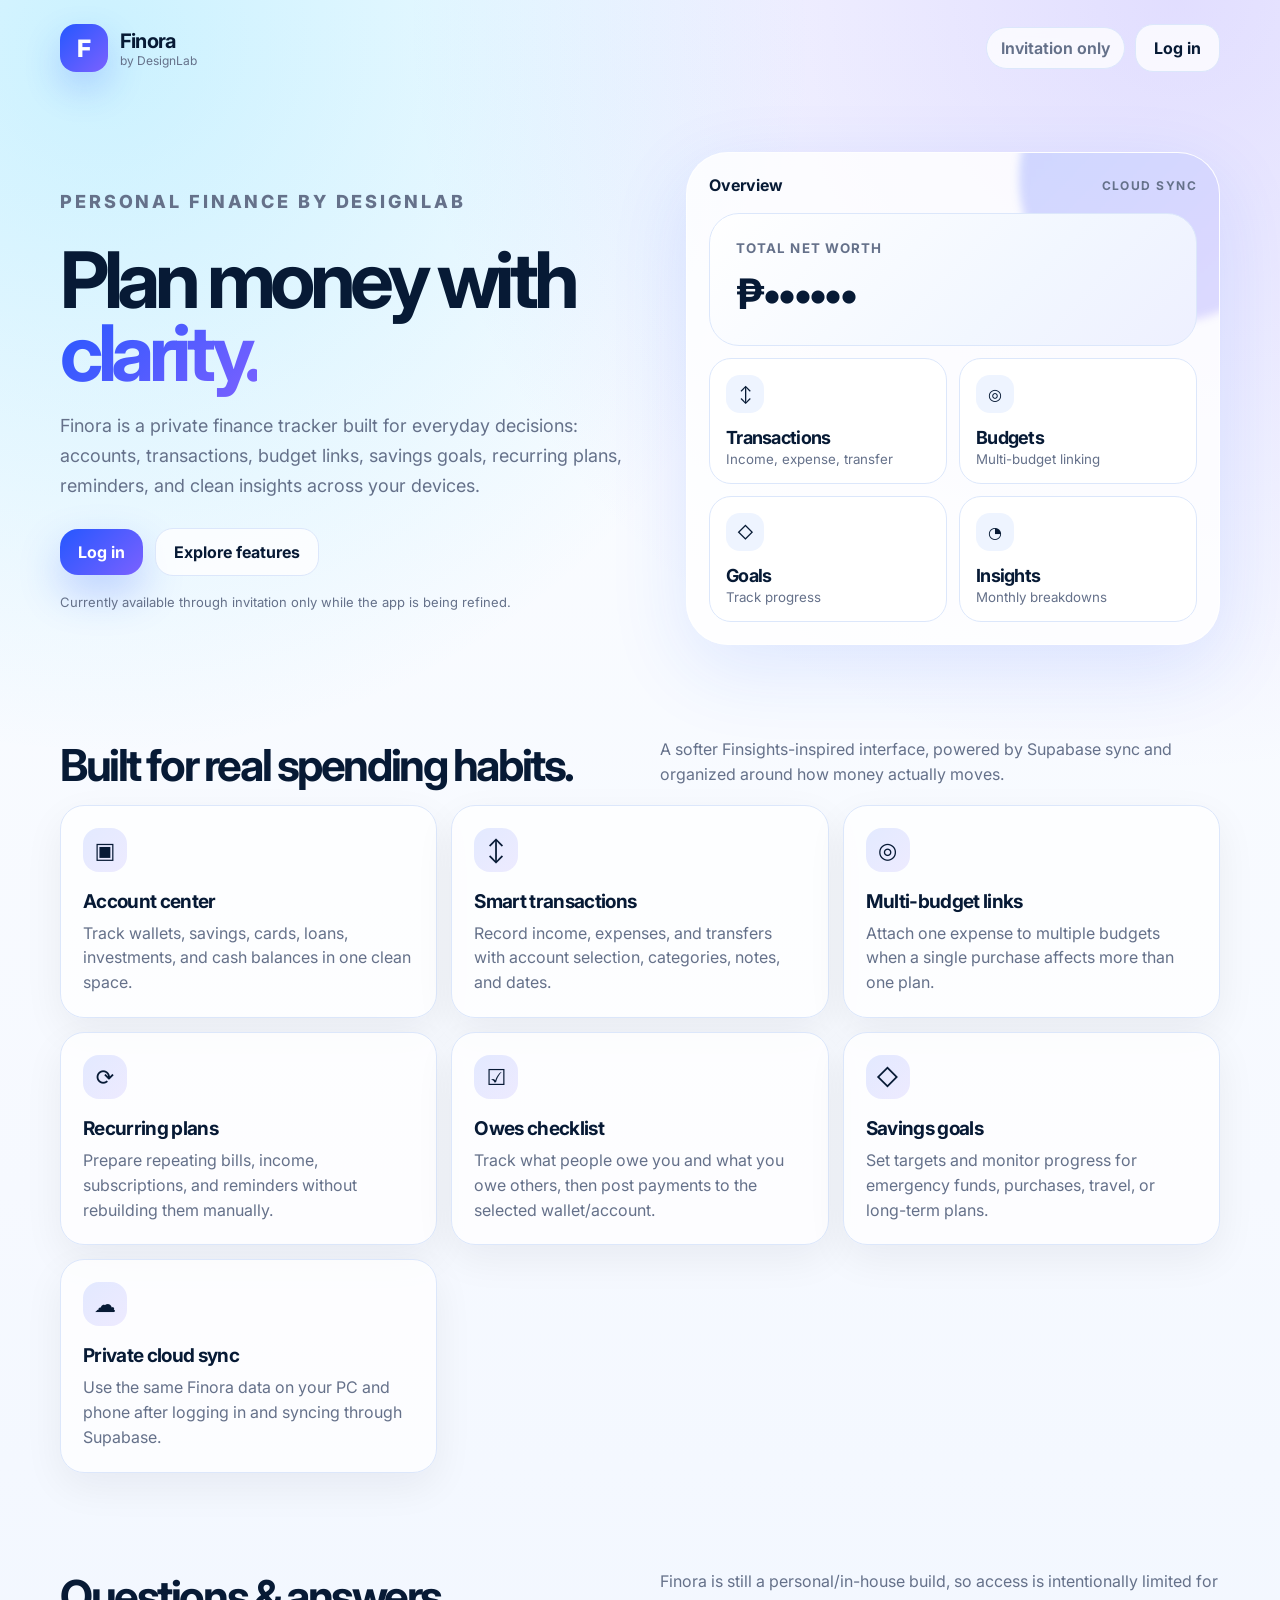
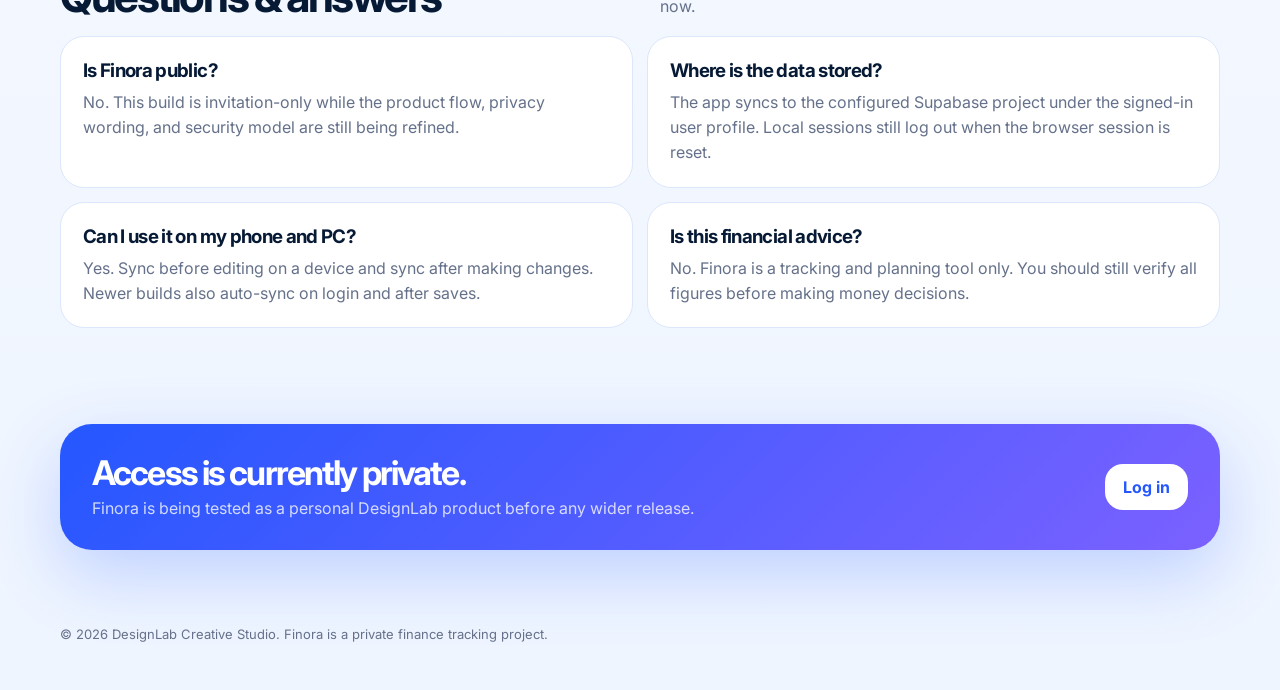
<file: index.html>
<!doctype html>
<html lang="en">
<head>
  <meta charset="utf-8">
  <meta name="viewport" content="width=device-width, initial-scale=1, viewport-fit=cover">
  <meta name="theme-color" content="#f7faff">
  <meta name="description" content="Finora by DesignLab is an invitation-only personal finance tracker for accounts, transactions, budgets, goals, recurring plans, and insights.">
  <title>Finora by DesignLab</title>
  <link rel="manifest" href="manifest.webmanifest">
  <link rel="icon" href="assets/icons/icon.svg" type="image/svg+xml">
  <link rel="preconnect" href="https://fonts.googleapis.com">
  <link rel="preconnect" href="https://fonts.gstatic.com" crossorigin>
  <link href="https://fonts.googleapis.com/css2?family=Inter:wght@400;500;600;650;700;800&display=swap" rel="stylesheet">
  <style>
    :root{--bg:#f7faff;--card:#fff;--ink:#071a35;--muted:#65718a;--line:#dce7fb;--blue:#2557ff;--violet:#7b61ff;--aqua:#20c8ff;--soft:#edf4ff;--shadow:0 24px 80px rgba(37,87,255,.12);--radius:30px;--font:Inter,ui-sans-serif,system-ui,-apple-system,BlinkMacSystemFont,"Segoe UI",sans-serif;}
    *{box-sizing:border-box} html{scroll-behavior:smooth} body{margin:0;min-height:100vh;font-family:var(--font);color:var(--ink);background:radial-gradient(circle at 8% 2%,rgba(32,200,255,.22),transparent 28%),radial-gradient(circle at 92% 0%,rgba(123,97,255,.20),transparent 30%),linear-gradient(180deg,#fbfdff 0%,#f6f9ff 52%,#eef5ff 100%);-webkit-font-smoothing:antialiased;text-rendering:optimizeLegibility} a{text-decoration:none;color:inherit} button{font:inherit;cursor:pointer}.container{width:min(1160px,calc(100% - 40px));margin:0 auto}.nav{display:flex;align-items:center;justify-content:space-between;padding:24px 0}.brand{display:inline-flex;align-items:center;gap:12px}.brand-mark{width:48px;height:48px;border-radius:16px;background:linear-gradient(135deg,var(--blue),var(--violet));display:grid;place-items:center;color:#fff;font-weight:800;font-size:24px;box-shadow:0 16px 36px rgba(37,87,255,.22)}.brand strong{display:block;font-size:20px;letter-spacing:-.04em}.brand small{display:block;font-size:12px;color:var(--muted)}.nav-actions{display:flex;align-items:center;gap:10px}.pill{border:1px solid var(--line);background:rgba(255,255,255,.76);backdrop-filter:blur(12px);border-radius:999px;padding:10px 14px;color:var(--muted);font-weight:650}.primary,.secondary{border:0;border-radius:18px;padding:13px 18px;font-weight:700}.primary{background:linear-gradient(135deg,var(--blue),var(--violet));color:#fff;box-shadow:0 18px 42px rgba(37,87,255,.25)}.secondary{background:rgba(255,255,255,.78);border:1px solid var(--line);color:var(--ink)}.hero{display:grid;grid-template-columns:1.05fr .95fr;gap:36px;align-items:center;padding:56px 0 44px}.eyebrow{margin:0 0 14px;color:var(--blue);font-weight:800;letter-spacing:.16em;font-size:12px;text-transform:uppercase}.hero h1{font-size:clamp(44px,7vw,78px);line-height:.93;letter-spacing:-.07em;margin:0 0 22px}.hero h1 span{background:linear-gradient(135deg,var(--blue),var(--violet));-webkit-background-clip:text;background-clip:text;color:transparent}.hero p{font-size:18px;line-height:1.65;color:var(--muted);margin:0 0 28px;max-width:620px}.hero-actions{display:flex;gap:12px;flex-wrap:wrap;align-items:center}.hero-note{font-size:13px;color:var(--muted);margin-top:18px}.phone-card{position:relative;border-radius:42px;padding:22px;background:rgba(255,255,255,.80);border:1px solid rgba(255,255,255,.7);box-shadow:var(--shadow);overflow:hidden}.phone-card:before{content:"";position:absolute;inset:-120px -90px auto auto;width:290px;height:290px;border-radius:50%;background:linear-gradient(135deg,rgba(37,87,255,.22),rgba(123,97,255,.22));filter:blur(4px)}.demo-top{position:relative;display:flex;align-items:center;justify-content:space-between;margin-bottom:18px}.demo-chip{font-size:12px;color:var(--muted);font-weight:700;letter-spacing:.12em;text-transform:uppercase}.demo-net{position:relative;border-radius:30px;padding:26px;background:linear-gradient(135deg,#fff,#f2f7ff 62%,#eef0ff);border:1px solid var(--line)}.demo-net small{display:block;color:var(--muted);font-weight:700;letter-spacing:.08em;text-transform:uppercase;margin-bottom:12px}.demo-net strong{display:block;font-size:42px;letter-spacing:-.06em}.demo-grid{display:grid;grid-template-columns:1fr 1fr;gap:12px;margin-top:12px}.demo-mini{border-radius:22px;padding:16px;background:#fff;border:1px solid var(--line)}.demo-mini span{display:grid;place-items:center;width:38px;height:38px;border-radius:14px;background:#eef4ff;margin-bottom:14px}.demo-mini strong{display:block;font-size:18px;letter-spacing:-.04em}.demo-mini small{display:block;color:var(--muted);margin-top:3px}.section{padding:48px 0}.section-head{display:flex;align-items:end;justify-content:space-between;gap:20px;margin-bottom:18px}.section h2{font-size:clamp(28px,4vw,44px);letter-spacing:-.055em;line-height:1;margin:0}.section-head p{max-width:560px;color:var(--muted);line-height:1.55;margin:0}.feature-grid{display:grid;grid-template-columns:repeat(3,1fr);gap:14px}.feature{padding:22px;border-radius:24px;background:rgba(255,255,255,.78);border:1px solid var(--line);box-shadow:0 14px 40px rgba(15,23,42,.06)}.feature span{display:grid;place-items:center;width:44px;height:44px;border-radius:16px;background:linear-gradient(135deg,rgba(37,87,255,.12),rgba(123,97,255,.12));font-size:22px;margin-bottom:18px}.feature h3{margin:0 0 8px;font-size:19px;letter-spacing:-.035em}.feature p{margin:0;color:var(--muted);line-height:1.55}.qa-grid{display:grid;grid-template-columns:1fr 1fr;gap:14px}.qa{padding:22px;border-radius:24px;background:#fff;border:1px solid var(--line)}.qa h3{margin:0 0 8px;letter-spacing:-.035em}.qa p{margin:0;color:var(--muted);line-height:1.55}.cta{padding:32px;border-radius:32px;background:linear-gradient(135deg,var(--blue),var(--violet));color:#fff;display:flex;align-items:center;justify-content:space-between;gap:20px;box-shadow:0 24px 70px rgba(37,87,255,.24)}.cta p{margin:8px 0 0;color:rgba(255,255,255,.78)}.cta h2{margin:0;font-size:34px;letter-spacing:-.055em}.cta .secondary{background:#fff;color:var(--blue);border:0}.footer{padding:28px 0 48px;color:var(--muted);font-size:13px}.modal-backdrop{position:fixed;inset:0;background:rgba(7,26,53,.46);display:none;align-items:center;justify-content:center;padding:20px;z-index:50}.modal-backdrop.active{display:flex}.modal{width:min(480px,100%);border-radius:30px;background:#fff;border:1px solid var(--line);box-shadow:0 32px 90px rgba(7,26,53,.22);padding:28px}.modal h2{font-size:30px;line-height:1;letter-spacing:-.05em;margin:0 0 12px}.modal p{color:var(--muted);line-height:1.6;margin:0 0 18px}.modal-actions{display:flex;gap:10px;justify-content:flex-end;flex-wrap:wrap}.tiny{font-size:12px;color:var(--muted)}@media(max-width:860px){.hero{grid-template-columns:1fr;padding-top:28px}.feature-grid,.qa-grid{grid-template-columns:1fr}.section-head,.cta{display:grid}.nav-actions .pill{display:none}.container{width:min(100% - 28px,1160px)}.demo-net strong{font-size:34px}}
  </style>
</head>
<body>
  <header class="container nav">
    <a class="brand" href="./" aria-label="Finora home">
      <span class="brand-mark">F</span>
      <span><strong>Finora</strong><small>by DesignLab</small></span>
    </a>
    <div class="nav-actions">
      <span class="pill">Invitation only</span>
      <button class="secondary" type="button" data-open-login>Log in</button>
    </div>
  </header>

  <main>
    <section class="container hero">
      <div>
        <p class="eyebrow">Personal finance by DesignLab</p>
        <h1>Plan money with <span>clarity.</span></h1>
        <p>Finora is a private finance tracker built for everyday decisions: accounts, transactions, budget links, savings goals, recurring plans, reminders, and clean insights across your devices.</p>
        <div class="hero-actions">
          <button class="primary" type="button" data-open-login>Log in</button>
          <a class="secondary" href="#features">Explore features</a>
        </div>
        <div class="hero-note">Currently available through invitation only while the app is being refined.</div>
      </div>
      <aside class="phone-card" aria-label="Finora product preview">
        <div class="demo-top"><strong>Overview</strong><span class="demo-chip">Cloud sync</span></div>
        <div class="demo-net"><small>Total net worth</small><strong>₱••••••</strong></div>
        <div class="demo-grid">
          <div class="demo-mini"><span>↕</span><strong>Transactions</strong><small>Income, expense, transfer</small></div>
          <div class="demo-mini"><span>◎</span><strong>Budgets</strong><small>Multi-budget linking</small></div>
          <div class="demo-mini"><span>◇</span><strong>Goals</strong><small>Track progress</small></div>
          <div class="demo-mini"><span>◔</span><strong>Insights</strong><small>Monthly breakdowns</small></div>
        </div>
      </aside>
    </section>

    <section class="container section" id="features">
      <div class="section-head">
        <h2>Built for real spending habits.</h2>
        <p>A softer Finsights-inspired interface, powered by Supabase sync and organized around how money actually moves.</p>
      </div>
      <div class="feature-grid">
        <article class="feature"><span>▣</span><h3>Account center</h3><p>Track wallets, savings, cards, loans, investments, and cash balances in one clean space.</p></article>
        <article class="feature"><span>↕</span><h3>Smart transactions</h3><p>Record income, expenses, and transfers with account selection, categories, notes, and dates.</p></article>
        <article class="feature"><span>◎</span><h3>Multi-budget links</h3><p>Attach one expense to multiple budgets when a single purchase affects more than one plan.</p></article>
        <article class="feature"><span>⟳</span><h3>Recurring plans</h3><p>Prepare repeating bills, income, subscriptions, and reminders without rebuilding them manually.</p></article>
        <article class="feature"><span>☑</span><h3>Owes checklist</h3><p>Track what people owe you and what you owe others, then post payments to the selected wallet/account.</p></article>
        <article class="feature"><span>◇</span><h3>Savings goals</h3><p>Set targets and monitor progress for emergency funds, purchases, travel, or long-term plans.</p></article>
        <article class="feature"><span>☁</span><h3>Private cloud sync</h3><p>Use the same Finora data on your PC and phone after logging in and syncing through Supabase.</p></article>
      </div>
    </section>

    <section class="container section" id="qa">
      <div class="section-head">
        <h2>Questions & answers</h2>
        <p>Finora is still a personal/in-house build, so access is intentionally limited for now.</p>
      </div>
      <div class="qa-grid">
        <article class="qa"><h3>Is Finora public?</h3><p>No. This build is invitation-only while the product flow, privacy wording, and security model are still being refined.</p></article>
        <article class="qa"><h3>Where is the data stored?</h3><p>The app syncs to the configured Supabase project under the signed-in user profile. Local sessions still log out when the browser session is reset.</p></article>
        <article class="qa"><h3>Can I use it on my phone and PC?</h3><p>Yes. Sync before editing on a device and sync after making changes. Newer builds also auto-sync on login and after saves.</p></article>
        <article class="qa"><h3>Is this financial advice?</h3><p>No. Finora is a tracking and planning tool only. You should still verify all figures before making money decisions.</p></article>
      </div>
    </section>

    <section class="container section">
      <div class="cta">
        <div><h2>Access is currently private.</h2><p>Finora is being tested as a personal DesignLab product before any wider release.</p></div>
        <button class="secondary" type="button" data-open-login>Log in</button>
      </div>
    </section>
  </main>

  <footer class="container footer">© 2026 DesignLab Creative Studio. Finora is a private finance tracking project.</footer>

  <div class="modal-backdrop" id="loginModal" role="dialog" aria-modal="true" aria-labelledby="loginModalTitle">
    <div class="modal">
      <h2 id="loginModalTitle">Invitation-only access</h2>
      <p>Finora is not open for public login yet. Access is currently limited while the app is being used and tested privately.</p>
      <p class="tiny">For now, only invited/internal users with the private app entry can continue.</p>
      <div class="modal-actions">
        <button class="secondary" type="button" data-close-login>Close</button>
      </div>
    </div>
  </div>

  <script>
    const modal = document.getElementById('loginModal');
    document.querySelectorAll('[data-open-login]').forEach((button) => button.addEventListener('click', () => modal.classList.add('active')));
    document.querySelectorAll('[data-close-login]').forEach((button) => button.addEventListener('click', () => modal.classList.remove('active')));
    modal.addEventListener('click', (event) => { if (event.target === modal) modal.classList.remove('active'); });
    window.addEventListener('keydown', (event) => { if (event.key === 'Escape') modal.classList.remove('active'); });
  </script>
</body>
</html>
</file>
